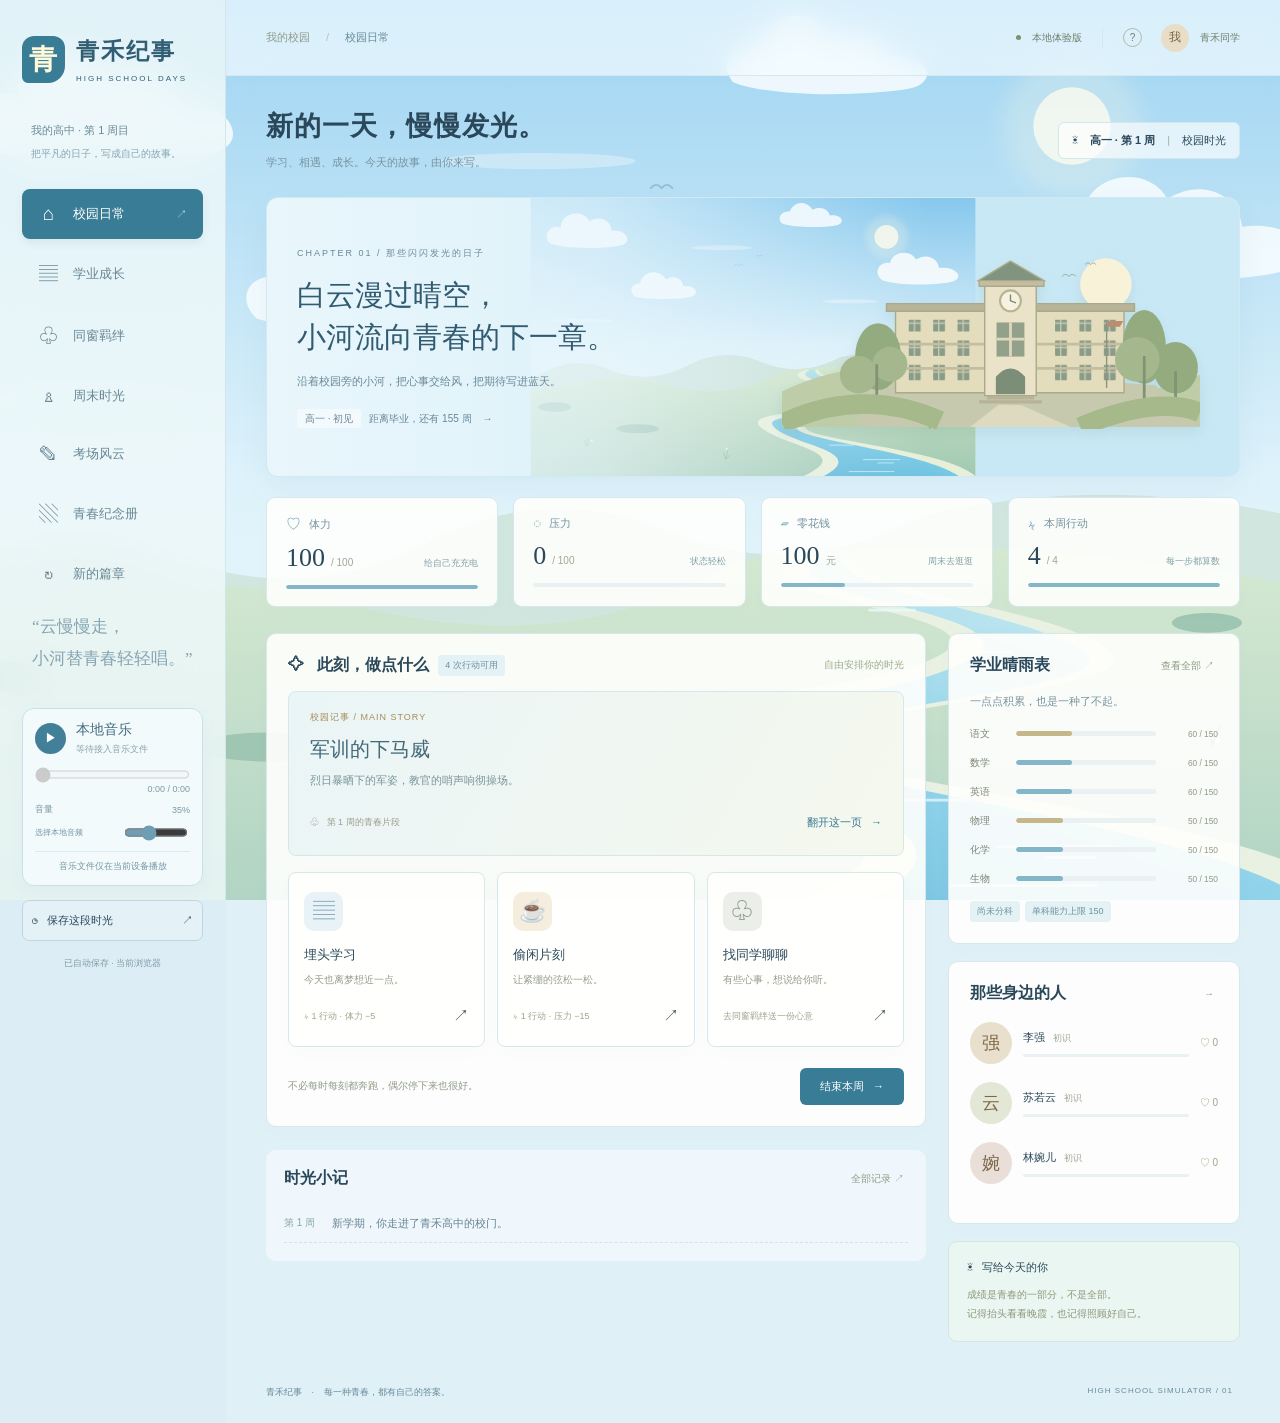
<file: docs/upstream/index.html>
<!doctype html>
<html lang="zh-CN">
<head><meta charset="UTF-8"><meta name="viewport" content="width=device-width,initial-scale=1"><meta name="theme-color" content="#87c8ed"><title>青禾纪事 · 高中模拟器</title><link rel="stylesheet" href="style.css"><link rel="stylesheet" href="sky-theme.css"></head>
<body>
<aside class="sidebar">
 <a class="brand" href="#home"><span class="brand-icon">青</span><span>青禾纪事<small>HIGH SCHOOL DAYS</small></span></a>
 <div class="semester">我的高中 · 第一周目<span>把平凡的日子，写成自己的故事。</span></div>
 <nav aria-label="主导航" id="nav"></nav>
 <div class="sidebar-bottom"><div class="quote">“云慢慢走，<br>小河替青春轻轻唱。”</div><section class="music-player" aria-label="背景音乐"><div class="music-top"><button class="music-play" id="music-toggle" aria-label="选择并播放背景音乐" aria-pressed="false">▶</button><div class="music-meta"><b>本地音乐</b><small id="music-status" role="status">请选择本地音频</small></div></div><div class="music-progress"><input id="music-seek" type="range" min="0" max="1000" value="0" disabled aria-label="歌曲播放进度"><span id="music-time">0:00 / 0:00</span></div><div class="music-volume-row"><button id="music-mute" aria-label="切换静音" aria-pressed="false">音量</button><span id="music-volume-value">35%</span></div><div class="music-bottom"><button class="music-file" id="music-select">选择本地音频</button><input id="music-volume" type="range" min="0" max="100" value="35" aria-label="背景音乐音量"></div><div class="music-official">音乐文件仅在当前设备播放</div><input id="music-input" type="file" accept="audio/*,.mp3,.m4a,.ogg,.wav" hidden><audio id="bgm" loop preload="metadata"></audio></section><button class="save-button" id="save">◷ &nbsp; 保存这段时光 <span>↗</span></button><p id="save-status">浏览器本地存档 · 自动保存</p></div>
</aside>
<div class="shell"><header><div class="breadcrumb">我的校园 <span>/</span> <b id="crumb">校园日常</b></div><div class="header-right"><span class="demo-dot"></span> 本地体验版 <span class="divider"></span><button id="help" aria-label="查看玩法说明">?</button><span class="avatar small">我</span><span>青禾同学</span></div></header>
<main id="main"></main><footer>青禾纪事 <span>·</span> 每一种青春，都有自己的答案。<span class="footer-right">HIGH SCHOOL SIMULATOR / 01</span></footer></div>
<dialog id="dialog"><div id="dialog-content"></div><button class="dialog-close" id="close-dialog" aria-label="关闭弹窗">×</button></dialog><div id="toast" role="status" aria-live="polite"></div>
<script src="app.js"></script>
<script src="music-config.js"></script>
<script src="music.js"></script>
</body></html>
</file>
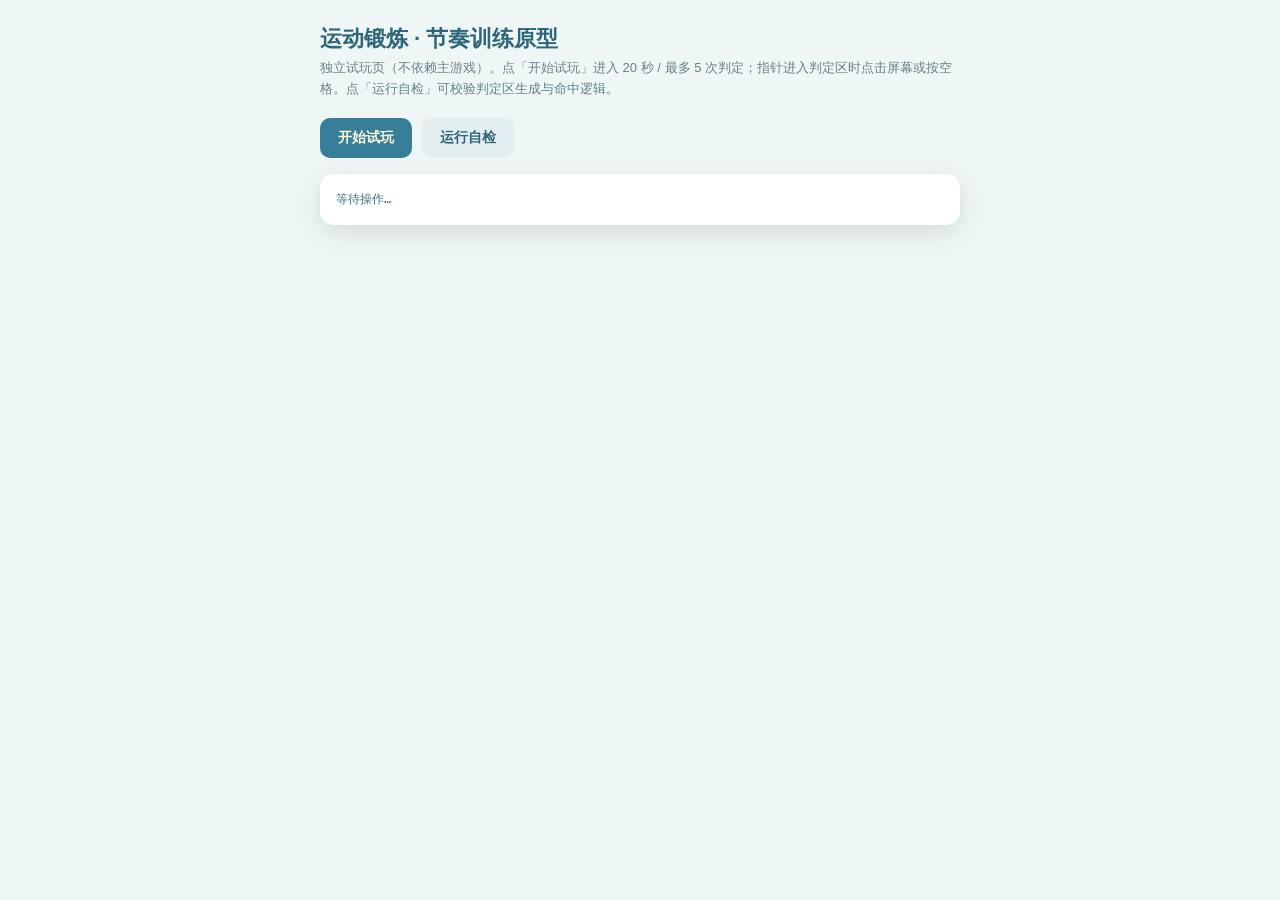
<file: docs/exercise-demo.html>
<!doctype html>
<html lang="zh-CN">
<head>
  <meta charset="UTF-8">
  <meta name="viewport" content="width=device-width,initial-scale=1">
  <title>运动锻炼小游戏 · 原型试玩</title>
  <link rel="stylesheet" href="game.css">
  <link rel="stylesheet" href="exercise-minigame.css?v=3">
  <style>
    body{font-family:-apple-system,BlinkMacSystemFont,"Segoe UI","PingFang SC","Microsoft YaHei",sans-serif;background:#eef7f5;margin:0;padding:24px;color:#2f6679}
    .wrap{max-width:640px;margin:0 auto}
    h1{font-size:22px;margin:0 0 4px}
    .sub{color:#64818b;font-size:13px;margin:0 0 18px;line-height:1.6}
    .bar{display:flex;gap:10px;flex-wrap:wrap;margin-bottom:16px}
    button{font-family:inherit;border:0;border-radius:10px;padding:11px 18px;font-size:14px;font-weight:600;cursor:pointer}
    .b-primary{background:#377f98;color:#fff8dc}
    .b-ghost{background:#e3eef0;color:#2f6679}
    .panel{background:#fff;border-radius:14px;padding:16px;box-shadow:0 8px 24px rgba(20,50,60,.12)}
    pre{white-space:pre-wrap;word-break:break-word;font-size:12px;line-height:1.6;color:#3c7280;margin:0}
    .ok{color:#4f7d59}.bad{color:#b5523f}
  </style>
</head>
<body>
  <div class="wrap">
    <h1>运动锻炼 · 节奏训练原型</h1>
    <p class="sub">独立试玩页（不依赖主游戏）。点「开始试玩」进入 20 秒 / 最多 5 次判定；指针进入判定区时点击屏幕或按空格。点「运行自检」可校验判定区生成与命中逻辑。</p>
    <div class="bar">
      <button class="b-primary" id="play">开始试玩</button>
      <button class="b-ghost" id="selftest">运行自检</button>
    </div>
    <div class="panel"><pre id="out">等待操作…</pre></div>
  </div>

  <script src="exercise-minigame.js?v=8"></script>
  <script>
    const out = document.getElementById("out");
    document.getElementById("play").addEventListener("click", function () {
      out.textContent = "已进入小游戏，去点吧～";
      window.ExerciseMinigame.start(function (result) {
        out.textContent = "结算结果：\n" + JSON.stringify(result, null, 2);
      });
    });
    document.getElementById("selftest").addEventListener("click", function () {
      const r = window.ExerciseMinigame.runSelfTest();
      const head = "自检：通过 " + r.passed + " / 失败 " + r.failed + "\n\n";
      out.innerHTML = head + r.cases.map(function (c) {
        return c.startsWith("PASS") ? '<span class="ok">' + c + "</span>" : '<span class="bad">' + c + "</span>";
      }).join("\n");
    });
  </script>
</body>
</html>
</file>
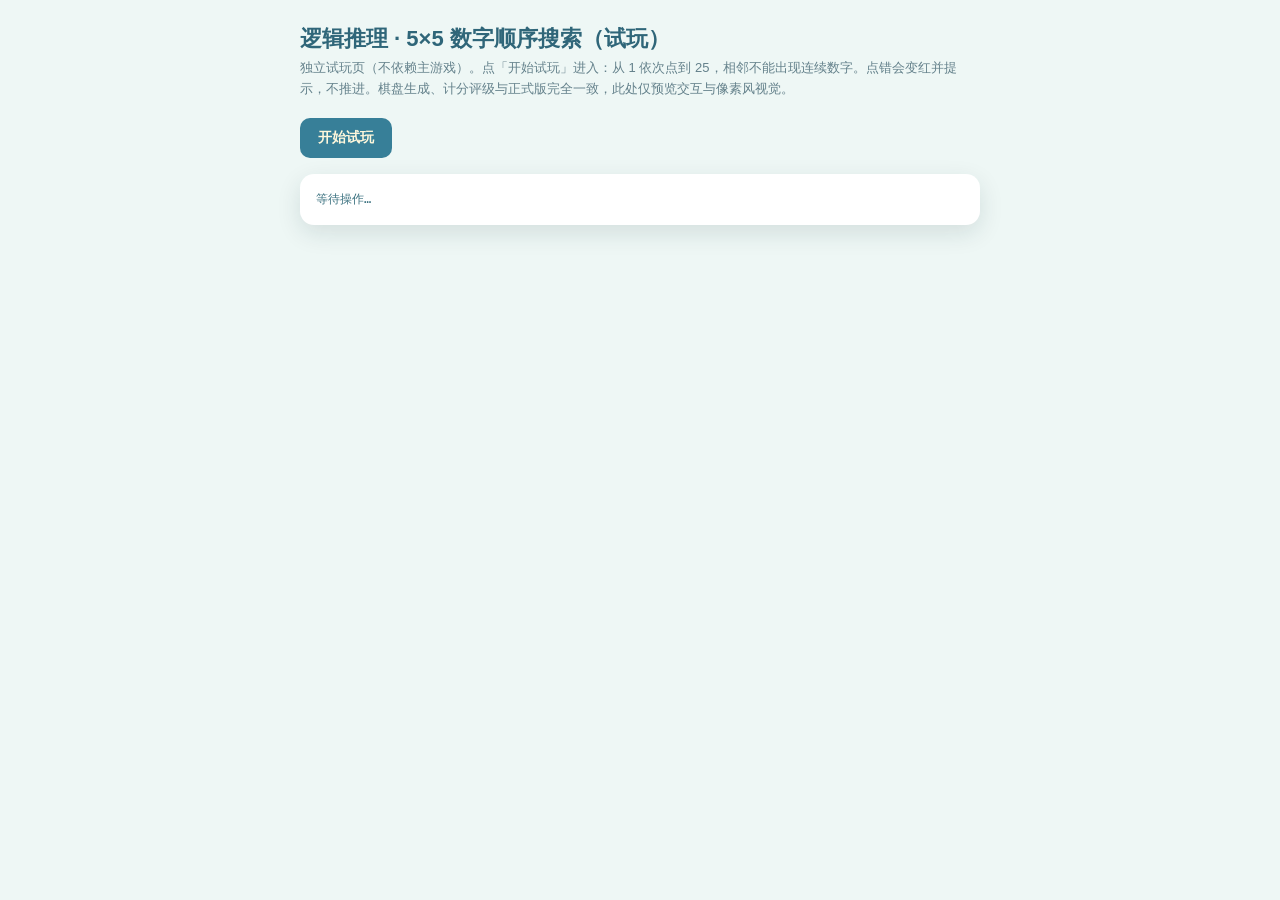
<file: docs/logic-reasoning-demo.html>
<!doctype html>
<html lang="zh-CN">
<head>
  <meta charset="UTF-8">
  <meta name="viewport" content="width=device-width,initial-scale=1">
  <title>逻辑推理小游戏 · 试玩</title>
  <link rel="stylesheet" href="game.css">
  <link rel="stylesheet" href="logic-reasoning-minigame.css">
  <style>
    body{font-family:-apple-system,BlinkMacSystemFont,"Segoe UI","PingFang SC","Microsoft YaHei",sans-serif;background:#eef7f5;margin:0;padding:24px;color:#2f6679}
    .wrap{max-width:680px;margin:0 auto}
    h1{font-size:22px;margin:0 0 4px}
    .sub{color:#64818b;font-size:13px;margin:0 0 18px;line-height:1.6}
    .bar{display:flex;gap:10px;flex-wrap:wrap;margin-bottom:16px}
    button{font-family:inherit;border:0;border-radius:10px;padding:11px 18px;font-size:14px;font-weight:600;cursor:pointer}
    .b-primary{background:#377f98;color:#fff8dc}
    .panel{background:#fff;border-radius:14px;padding:16px;box-shadow:0 8px 24px rgba(20,50,60,.12)}
    pre{white-space:pre-wrap;word-break:break-word;font-size:12px;line-height:1.6;color:#3c7280;margin:0}
  </style>
</head>
<body>
  <div class="wrap">
    <h1>逻辑推理 · 5×5 数字顺序搜索（试玩）</h1>
    <p class="sub">独立试玩页（不依赖主游戏）。点「开始试玩」进入：从 1 依次点到 25，相邻不能出现连续数字。点错会变红并提示，不推进。棋盘生成、计分评级与正式版完全一致，此处仅预览交互与像素风视觉。</p>
    <div class="bar">
      <button class="b-primary" id="play">开始试玩</button>
    </div>
    <div class="panel"><pre id="out">等待操作…</pre></div>
  </div>

  <script>
    /* stub：对齐 game.js 的弹窗接口，供 logic-reasoning-minigame.js 独立运行 */
    window.openModal = function (html, closable) {
      var old = document.getElementById("game-dialog");
      if (old && old.parentNode) old.parentNode.removeChild(old);
      var dlg = document.createElement("div");
      dlg.className = "game-dialog";
      dlg.id = "game-dialog";
      dlg.innerHTML = '<div class="dialog-card">' + html + "</div>";
      document.body.appendChild(dlg);
    };
    window.closeModal = function () {
      var d = document.getElementById("game-dialog");
      if (d && d.parentNode) d.parentNode.removeChild(d);
    };
  </script>
  <script src="logic-reasoning-minigame.js?v=1"></script>
  <script>
    const out = document.getElementById("out");
    document.getElementById("play").addEventListener("click", function () {
      out.textContent = "已进入逻辑推理，从 1 开始依次点击～";
      window.LogicReasoningMinigame.start("数学", function (result) {
        out.textContent = "结算结果：用时 " + result.seconds + "s · 失误 " + result.mistakes +
          " · 综合 " + result.score + " 分 · 评级 " + result.rating;
        return {subject:0.5, subjectLabel:"数学", insight:0.1, mindset:0.1, energy:-6, stress:-1, mood:6, rating:result.rating, score:result.score, seconds:result.seconds, mistakes:result.mistakes};
      }, function () {
        out.textContent += "\n（已关闭试玩弹窗）";
      });
    });
  </script>
</body>
</html>
</file>
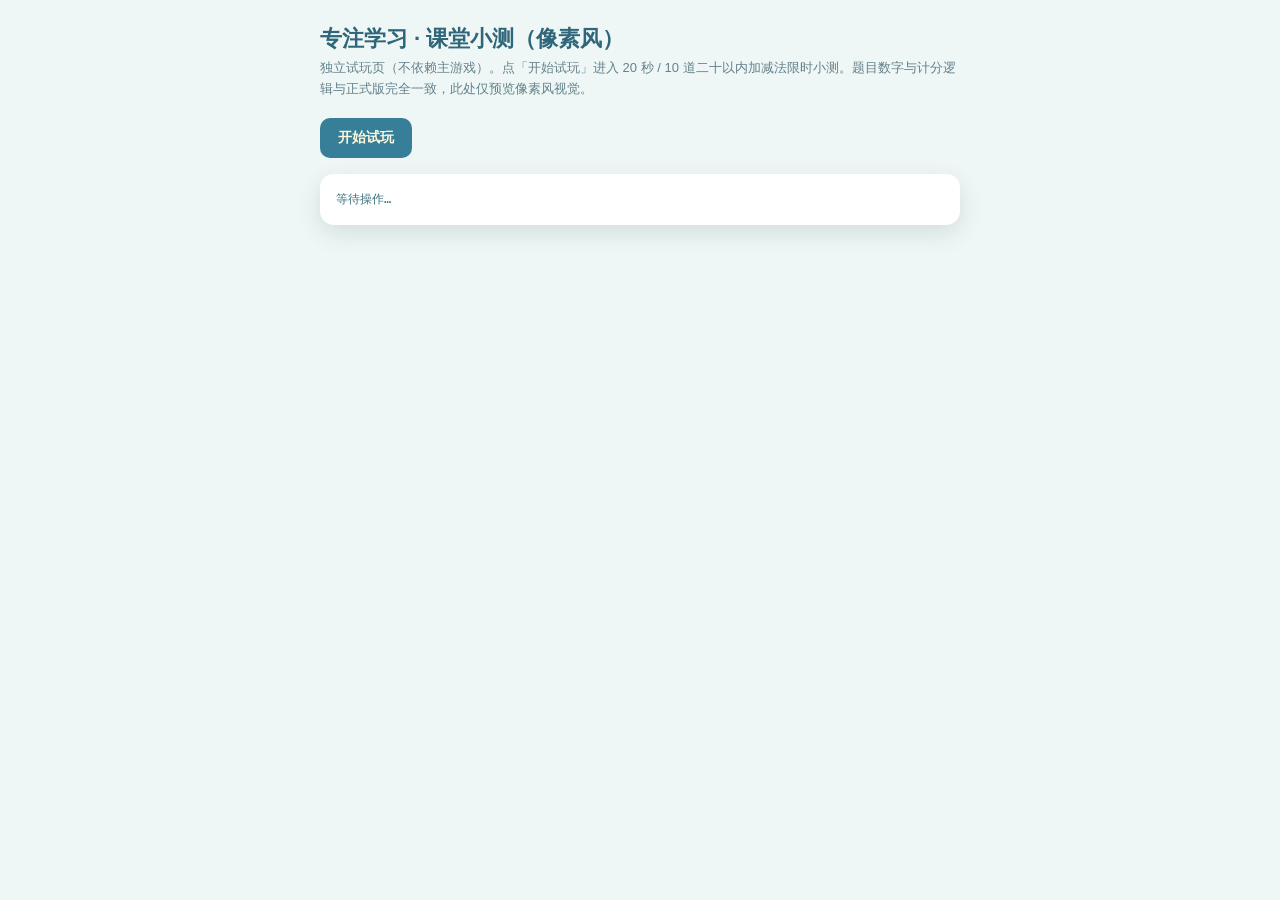
<file: docs/study-demo.html>
<!doctype html>
<html lang="zh-CN">
<head>
  <meta charset="UTF-8">
  <meta name="viewport" content="width=device-width,initial-scale=1">
  <title>专注学习小游戏 · 课堂小测试玩</title>
  <link rel="stylesheet" href="game.css">
  <style>
    body{font-family:-apple-system,BlinkMacSystemFont,"Segoe UI","PingFang SC","Microsoft YaHei",sans-serif;background:#eef7f5;margin:0;padding:24px;color:#2f6679}
    .wrap{max-width:640px;margin:0 auto}
    h1{font-size:22px;margin:0 0 4px}
    .sub{color:#64818b;font-size:13px;margin:0 0 18px;line-height:1.6}
    .bar{display:flex;gap:10px;flex-wrap:wrap;margin-bottom:16px}
    button{font-family:inherit;border:0;border-radius:10px;padding:11px 18px;font-size:14px;font-weight:600;cursor:pointer}
    .b-primary{background:#377f98;color:#fff8dc}
    .panel{background:#fff;border-radius:14px;padding:16px;box-shadow:0 8px 24px rgba(20,50,60,.12)}
    pre{white-space:pre-wrap;word-break:break-word;font-size:12px;line-height:1.6;color:#3c7280;margin:0}
  </style>
</head>
<body>
  <div class="wrap">
    <h1>专注学习 · 课堂小测（像素风）</h1>
    <p class="sub">独立试玩页（不依赖主游戏）。点「开始试玩」进入 20 秒 / 10 道二十以内加减法限时小测。题目数字与计分逻辑与正式版完全一致，此处仅预览像素风视觉。</p>
    <div class="bar">
      <button class="b-primary" id="play">开始试玩</button>
    </div>
    <div class="panel"><pre id="out">等待操作…</pre></div>
  </div>

  <script>
    /* stub：对齐 game.js 的弹窗接口，供 study-minigame.js 独立运行 */
    window.openModal = function (html) {
      var old = document.getElementById("game-dialog");
      if (old && old.parentNode) old.parentNode.removeChild(old);
      var dlg = document.createElement("div");
      dlg.className = "game-dialog";
      dlg.id = "game-dialog";
      dlg.innerHTML = '<div class="dialog-card">' + html + "</div>";
      document.body.appendChild(dlg);
    };
    window.closeModal = function () {
      var d = document.getElementById("game-dialog");
      if (d && d.parentNode) d.parentNode.removeChild(d);
    };
  </script>
  <script src="study-minigame.js?v=2"></script>
  <script>
    const out = document.getElementById("out");
    document.getElementById("play").addEventListener("click", function () {
      out.textContent = "已进入小测，加油～";
      window.StudyMinigame.start("数学", function (correct, total) {
        out.textContent = "结算结果：答对 " + correct + " / " + total + " 题";
      });
    });
  </script>
</body>
</html>
</file>
<file: docs/upstream/style.css>
:root{--ink:#293c33;--muted:#8a9189;--green:#285443;--lime:#dbe8b5;--paper:#f6f7f1;--line:#e5e8de;--orange:#c99051}*{box-sizing:border-box}body{margin:0;background:var(--paper);color:var(--ink);font-family:"Microsoft YaHei","PingFang SC",sans-serif;font-size:13px}button,a,input,select{font:inherit}button,a{ -webkit-tap-highlight-color:transparent}button{cursor:pointer}button:disabled{cursor:not-allowed;opacity:.45}a{text-decoration:none;color:inherit}button:focus-visible,a:focus-visible,select:focus-visible{outline:3px solid #b0bd78;outline-offset:4px}button{color:inherit}.sidebar{position:fixed;inset:0 auto 0 0;width:226px;background:#eff1e8;border-right:1px solid #e0e5d7;padding:36px 22px;display:flex;flex-direction:column;z-index:3}.brand{display:flex;align-items:center;gap:11px;font-size:23px;font-weight:700;letter-spacing:2px}.brand-icon{display:grid;place-items:center;width:43px;height:47px;background:var(--green);color:#fff9db;border-radius:12px 12px 17px 6px;font-family:serif;font-size:28px}.brand small{display:block;font-size:8px;letter-spacing:2px;font-weight:400;margin-top:7px}.semester{font-size:11px;margin:40px 9px 28px;color:#5d7060}.semester span{display:block;font-size:10px;color:#969d8f;margin-top:9px;white-space:nowrap}nav{display:grid;gap:8px}nav a{padding:14px 16px;border-radius:8px;display:flex;gap:14px;align-items:center;color:#6e7c6f}nav a.active{background:var(--green);color:white;box-shadow:0 4px 8px #28544315}nav a:hover:not(.active){background:#e4e9dc}.icon{font-size:19px;width:21px;text-align:center;font-weight:400}.nav-end{margin-left:auto;font-size:11px;opacity:.7}.sidebar-bottom{margin-top:auto}.quote{font-family:serif;font-size:17px;line-height:1.9;color:#98a28f;padding:25px 10px}.save-button{background:transparent;border:1px solid #ced6c6;border-radius:7px;width:100%;padding:12px 9px;text-align:left;font-size:11px}.save-button span{float:right}.sidebar-bottom p{font-size:9px;color:#98a08e;text-align:center;margin-top:14px}.shell{margin-left:226px}header{height:76px;border-bottom:1px solid var(--line);display:flex;align-items:center;justify-content:space-between;padding:0 40px;background:#fafbf6}.breadcrumb{color:#929b8e;font-size:11px}.breadcrumb span{margin:0 13px;color:#bbc1b6}.breadcrumb b{font-weight:400;color:#53614e}.header-right{display:flex;align-items:center;gap:11px;font-size:10px;color:#71806d}.demo-dot{height:5px;width:5px;background:#789563;border-radius:50%}.divider{height:20px;width:1px;background:var(--line);margin:0 9px}#help{background:none;border:1px solid #b0b8a8;border-radius:50%;width:19px;height:19px;font-size:10px;padding:0}.avatar{display:grid;place-items:center;border-radius:50%;width:42px;height:42px;background:#e8ddc7;color:#7c674a;font-family:serif;font-size:18px}.avatar.small{width:28px;height:28px;font-size:12px;margin-left:8px}main{max-width:1460px;margin:0 auto;padding:32px 40px 20px}.page-heading{display:flex;align-items:center;justify-content:space-between;margin-bottom:24px}h1{font-size:27px;font-weight:600;letter-spacing:1px;margin:0 0 9px}p{line-height:1.8}.sub{color:var(--muted);font-size:11px;margin:0}.date-pill{display:flex;gap:12px;align-items:center;border:1px solid #e0e4d8;border-radius:6px;padding:10px 13px;background:#fbfcf7;font-size:11px}.date-pill span{color:#a6ad9b}.hero{height:238px;border-radius:12px;background:#e8eddd;position:relative;overflow:hidden;border:1px solid #e2e8d9;display:flex;align-items:center}.hero-copy{padding:30px;z-index:1;position:relative;width:57%}.eyebrow{font-size:9px;letter-spacing:2px;color:#72816a}.hero h2{font-family:"STSong","SimSun",serif;font-size:32px;font-weight:500;line-height:1.45;margin:14px 0}.hero p{color:#7d896f;font-size:11px;margin:0}.chapter{display:inline-block;margin-top:20px;font-size:10px;color:#54644c}.chapter span{padding:4px 8px;background:#f6f7ed;border-radius:3px;margin-right:8px}.hero svg{position:absolute;right:0;bottom:0;width:56%;height:100%}.stats{display:grid;grid-template-columns:repeat(4,1fr);gap:15px;margin:20px 0 26px}.stat{border:1px solid var(--line);background:#fffefa;border-radius:9px;padding:17px 19px;position:relative}.stat-top{display:flex;align-items:center;gap:8px;color:#7e877b;font-size:11px}.stat-top i{font-style:normal;font-size:15px;color:#8aa17c}.stat strong{font-size:26px;font-family:Georgia,serif;font-weight:400;display:inline-block;margin-top:9px}.stat small{font-size:10px;color:#a0a694;margin-left:6px}.stat .hint{float:right;margin-top:23px;font-size:9px;color:#92a080}.bar{height:4px;background:#edf0e5;border-radius:8px;overflow:hidden}.bar i{display:block;height:100%;background:#94ac75;border-radius:8px}.stat .bar{margin-top:12px}.grid{display:grid;grid-template-columns:minmax(0,1fr) 292px;gap:22px}.section-title{display:flex;justify-content:space-between;align-items:center;margin:0 0 15px}.section-title h2{font-size:16px;font-weight:600;margin:0;display:flex;gap:9px;align-items:center}.section-title .link{font-size:10px;color:#919b85;background:none;border:0;padding:4px}.tag{font-size:9px;padding:4px 7px;background:#e9eddc;border-radius:4px;color:#798a65;font-weight:400}.panel{border:1px solid var(--line);border-radius:10px;padding:21px;background:#fffefa}.event{background:#f1f0e5;border:1px solid #e5e3d2;border-radius:8px;padding:19px 21px;position:relative}.event-label{color:#a78c57;font-size:9px;letter-spacing:1px}.event h3{font-family:serif;font-size:20px;font-weight:500;margin:12px 0 8px}.event p{font-size:11px;color:#8b8d7d;margin:0;max-width:88%}.event-bottom{margin-top:18px;display:flex;justify-content:space-between;align-items:center;color:#9c9d8d;font-size:9px}.text-btn{background:none;border:none;color:var(--green);font-size:11px;padding:6px 0}.actions{display:grid;grid-template-columns:repeat(3,1fr);gap:12px;margin-top:16px}.action{background:#fffefa;border:1px solid var(--line);border-radius:8px;padding:19px 15px;text-align:left;transition:transform .15s,border-color .15s}.action:hover{transform:translateY(-3px);border-color:#a5b58d}.action-icon{font-size:22px;display:grid;place-items:center;width:39px;height:39px;border-radius:10px;background:#eef1e4;margin-bottom:15px;color:#7d9467}.action:nth-child(2) .action-icon{background:#f5eddd;color:#be9964}.action:nth-child(3) .action-icon{background:#eceee9;color:#8b9b8b}.action h3{font-size:13px;margin:0 0 7px;font-weight:500}.action p{font-size:10px;color:#949b8c;margin:0 0 17px}.action-bottom{font-size:9px;color:#9ba48d;display:flex;justify-content:space-between;align-items:center}.action-bottom span:last-child{color:#405e46;font-size:16px}.day-end{display:flex;justify-content:space-between;align-items:center;padding-top:21px}.day-end p{font-size:10px;color:#939c89;margin:0}.primary{border:0;border-radius:6px;padding:11px 20px;color:#fff;background:var(--green);font-size:11px}.primary:hover{background:#396a53}.secondary{border:1px solid #d7dfce;border-radius:6px;padding:10px 16px;background:#f7f9f2;font-size:11px}.subjects{margin-top:24px}.subject-row{display:grid;grid-template-columns:34px 1fr 50px;gap:12px;align-items:center;font-size:10px;margin:15px 0;color:#7d8876}.subject-row .bar{height:5px}.subject-row:nth-child(3n) .bar i{background:#c6b78b}.subject-row small{text-align:right;color:#8e9984}.track{display:flex;gap:5px;flex-wrap:wrap;margin-top:13px}.track button{border:1px solid #e2e7d8;background:#f6f7ef;border-radius:4px;padding:5px 8px;font-size:9px}.track button.selected{background:#e5ecd7;border-color:#b1bf97}.friend-row{display:flex;align-items:center;gap:11px;margin:18px 0}.friend-row .avatar{flex:none}.friend-info{flex:1}.friend-info strong{font-size:11px;font-weight:500}.friend-info small{color:#a1a493;font-size:9px;margin-left:8px}.friend-info .bar{margin-top:9px;height:3px}.bond{font-size:10px;color:#9caa84}.note{border-radius:9px;background:#eeefdf;border:1px solid #e5e7d3;padding:18px;margin-top:17px}.note h3{font-size:11px;font-weight:500;margin:0 0 10px}.note p{font-size:10px;color:#8e977d;margin:0;line-height:1.9}.journal{margin-top:23px}.journal-entry{display:flex;gap:17px;font-size:11px;line-height:1.8;padding:9px 0;border-bottom:1px dashed #e5e7db}.journal-entry time{color:#a5ac9a;white-space:nowrap;font-size:10px}.journal-entry span{color:#7c8972}footer{padding:24px 40px;font-size:9px;color:#a5ad99}footer>span{margin:0 7px}.footer-right{float:right;font-size:8px;letter-spacing:1px}dialog{border:1px solid #dde3d4;border-radius:15px;padding:32px;width:480px;max-width:calc(100% - 32px);background:#fafbf5;color:var(--ink);box-shadow:0 30px 100px #19312333}dialog::backdrop{background:#17322566;backdrop-filter:blur(3px)}dialog h2{margin:0 0 16px;font-size:22px;font-family:serif}dialog p{color:#849079;font-size:12px}.dialog-close{position:absolute;top:10px;right:13px;border:0;background:none;font-size:24px;color:#8a977e}.choices{display:grid;gap:9px;margin:18px 0}.choices button{text-align:left;background:#f1f4e9;border:1px solid #dde4d2;border-radius:7px;padding:14px}.choices button small{float:right;color:#859573}.cards{display:grid;grid-template-columns:repeat(3,1fr);gap:18px}.feature-card{background:#fffefa;border:1px solid var(--line);border-radius:10px;padding:24px}.feature-card h3{font-size:17px;margin:15px 0 9px}.feature-card p{font-size:11px;color:#8d9683}.feature-card .primary{margin-top:12px}.feature-card .avatar{width:56px;height:56px;font-size:24px}.big-icon{font-family:serif;font-size:40px;color:#849b6f;margin-bottom:25px}.wide{margin-top:22px}.field{display:block;margin:20px 0;font-size:12px}.field select{display:block;background:#f4f6ee;border:1px solid #dce3d1;padding:12px;border-radius:6px;width:100%;margin-top:10px;color:#59704e}.result{background:#edf1df;padding:24px;border-radius:8px;margin:20px 0}.result strong{font-family:Georgia,serif;font-size:44px;color:#53733d}.letter{font-family:serif;font-size:18px;line-height:2.4;white-space:pre-wrap;min-height:200px;padding:25px;background:repeating-linear-gradient(#faf7ed 0,#faf7ed 42px,#e8e6da 43px);border-radius:9px}.achievement{opacity:.65}.achievement.earned{opacity:1;border-color:#aebf89;background:#f0f4e5}.status-badge{font-size:10px;color:#9caa88}.perk{display:flex;gap:10px;align-items:center;margin:16px 0;padding:14px;background:#f0f3e8;border-radius:6px}.perk input{accent-color:var(--green)}.perk span{flex:1}.perk small{color:#879a6d}#toast{position:fixed;bottom:28px;left:calc(50% + 113px);transform:translateX(-50%) translateY(100px);opacity:0;background:#294b3f;color:#fff;padding:14px 24px;border-radius:9px;z-index:20;box-shadow:0 8px 30px #294b3f25;transition:.25s;font-size:12px;max-width:90vw}#toast.show{transform:translateX(-50%) translateY(0);opacity:1}.page-intro{margin-bottom:24px;color:#8c9680;font-size:12px}.timeline{border-left:1px solid #d8dfcc;margin-left:8px;padding-left:24px}.timeline article{position:relative;margin:0 0 25px}.timeline article:before{content:"";position:absolute;left:-29px;top:5px;width:9px;height:9px;background:#b0c094;border:2px solid #f6f7f1;border-radius:50%}.timeline h3{font-size:13px;margin:5px 0}.timeline p,.timeline small{font-size:11px;color:#8d9980}@media(min-width:1500px){main{padding-top:40px}.hero{height:270px}.grid{grid-template-columns:1fr 330px}.hero h2{font-size:38px}.action{padding:24px}.sidebar{width:246px}.shell{margin-left:246px}}@media(max-width:1150px){.sidebar{width:190px;padding:28px 16px}.brand{font-size:20px}.brand-icon{width:36px}.shell{margin-left:190px}main{padding:26px}.grid{grid-template-columns:minmax(0,1fr) 245px;gap:16px}.hero h2{font-size:28px}.hero-copy{padding:23px}.action{padding:14px 10px}.stat{padding:14px}.stat .hint{display:none}header{padding:0 26px}.cards{grid-template-columns:repeat(2,1fr)}}@media(max-width:900px){.grid{grid-template-columns:1fr}.right-column{display:grid;grid-template-columns:1fr 1fr;gap:16px}.right-column .note{margin:0}.right-column>.panel{grid-row:span 2}.hero-copy{width:65%}.hero svg{opacity:.7;width:60%}.date-pill{font-size:10px}.stats{gap:9px}.stat strong{font-size:24px}.header-right>span:last-child{display:none}}@media(max-width:620px){.sidebar{position:sticky;top:0;width:100%;height:auto;padding:12px 16px 0;border-right:0;border-bottom:1px solid var(--line);background:#eff1e8f5;backdrop-filter:blur(12px)}.brand{font-size:18px;gap:8px}.brand-icon{height:30px;width:29px;font-size:20px;border-radius:8px}.brand small{display:inline;font-size:7px;margin-left:10px;letter-spacing:1px}.semester,.sidebar-bottom{display:none}nav{display:flex;overflow-x:auto;gap:4px;padding:11px 0 9px}nav a{flex:none;padding:8px 10px;font-size:11px;gap:5px}.icon{font-size:14px;width:17px}.nav-end{display:none}.shell{margin-left:0}header{height:48px;padding:0 18px}.header-right{font-size:9px;gap:7px}.divider{margin:0 4px}main{padding:23px 18px 12px}.page-heading{align-items:flex-start;gap:6px}h1{font-size:23px}.date-pill{font-size:8px;padding:9px 7px;gap:5px;margin-top:4px}.sub{font-size:10px}.hero{height:235px}.hero-copy{padding:20px;width:83%}.hero h2{font-size:28px}.hero svg{width:75%;opacity:.4}.hero p{font-size:10px}.eyebrow{font-size:8px}.stats{grid-template-columns:repeat(2,1fr);gap:10px;margin-bottom:23px}.stat{padding:13px 15px}.stat .hint{display:block;margin-top:20px}.stat strong{font-size:25px}.grid{gap:22px}.panel{padding:17px}.actions{gap:8px}.action{padding:14px 9px}.action h3{font-size:12px}.action p{font-size:9px}.action-bottom{font-size:8px}.right-column{grid-template-columns:1fr}.right-column>.panel{grid-row:auto}.cards{grid-template-columns:1fr}.day-end{gap:10px}.day-end p{font-size:9px}.primary{padding:11px 14px;white-space:nowrap}footer{padding:24px 18px}.footer-right{display:none}#toast{left:50%;width:max-content;max-width:90vw}.event{padding:17px}.event p{max-width:100%}.event-bottom{font-size:8px}.page-intro{line-height:1.8}}

@media(min-width:901px){.right-column{display:flex;flex-direction:column;gap:17px}.right-column .note{margin-top:0}}
</file>
<file: docs/upstream/sky-theme.css>
/* 蓝天、流云与河流：共享景色让全站保持连续。 */
:root{--ink:#2a485a;--muted:#7892a0;--green:#367893;--paper:#e7f3f8;--line:#d5e6ec}
body{background:#dcedf5 url('sky-river.svg') center center / cover fixed no-repeat}
.sidebar{background:rgba(238,248,250,.87);border-color:#d4e6ec;backdrop-filter:blur(18px)}
.shell{min-height:100vh;background:rgba(237,248,253,.22)}
header{background:rgba(245,252,255,.68);backdrop-filter:blur(16px);border-color:#d8e9ee}
.brand-icon,nav a.active,.primary{background:#397c96}.primary:hover{background:#286882}
nav a{color:#698795}nav a:hover:not(.active){background:#deeff5}.brand{color:#325e73}
.semester,.breadcrumb b{color:#698a98}.semester span,.quote{color:#86a4b2}
.save-button{border-color:#bdd6e0;background:#ffffff3d}.sidebar-bottom p{color:#829aa7}
.date-pill{background:#ffffffa8;border-color:#d3e7ef}.hero{height:280px;background:#c9e8f5 url('sky-river.svg') center 58% / cover;border-color:#d2e8f2;box-shadow:0 12px 30px #477e9410}
.hero:before{content:"";position:absolute;inset:0;background:linear-gradient(90deg,#eaf7fcf5 0%,#eaf7fcaa 34%,transparent 68%)}
.hero{background-size:100% 100%}.hero-copy{width:65%}.hero h2{color:#315b70;font-size:29px}.hero p,.eyebrow,.chapter{color:#698899}
.hero>svg{width:43%;height:69%;right:4%;bottom:17%;filter:drop-shadow(0 5px 6px #527c7620)}
.hero .chapter>span:first-child{background:#f9fdffad}.panel,.feature-card,.stat,.action{background:rgba(255,255,253,.9);border-color:#d7e7eb;box-shadow:0 5px 20px #41667704}
.stat-top,.sub,.page-intro{color:#7893a0}.stat-top i{color:#71a3b8}.stat .hint{color:#83a0a5}
.bar{background:#e9f1f3}.bar i{background:#84b6c9}.event{background:linear-gradient(120deg,#eaf5f7,#f5f8ed);border-color:#d6e7e8}.event h3{color:#446a78}.event p{color:#7a9499}
.note{background:#edf7f0d9;border-color:#d5e7db}.tag{background:#e4f1f5;color:#6a939f}.action-icon{background:#e8f2f7;color:#79a4b7}.action:hover{border-color:#93bbcf}
.journal{background:#f8fcff9e;padding:18px;border-radius:10px}.journal-entry{border-color:#d2e3e9}.journal-entry span{color:#658492}.journal-entry time{color:#8aa4b0}
footer{color:#668b9b}.music-player{margin:20px 0 14px;padding:12px;border:1px solid #c9e0e9;border-radius:12px;background:#f9fdffa8;box-shadow:0 4px 20px #4083a208}
.music-top{display:flex;gap:10px;align-items:center}.music-play{border:0;border-radius:50%;width:31px;height:31px;flex-shrink:0;background:#427f98;color:white;font-size:12px}.music-meta{min-width:0}.music-meta b{display:block;font-family:Georgia,serif;font-size:15px;font-weight:400;color:#426c80}.music-meta small{display:block;color:#88a1ad;font-size:9px;margin-top:4px;line-height:1.5}.music-bottom{display:flex;align-items:center;justify-content:space-between;margin-top:11px;gap:8px}.music-bottom input{width:66px;accent-color:#6f9db3;height:15px}.music-file{font-size:9px;color:#7397a9;background:none;border:0;padding:4px 0}.music-file:hover{color:#376e86}.music-player.is-playing .music-play{box-shadow:0 0 0 5px #80b4cb24}.music-player.is-playing .music-meta b{color:#297891}
@media(min-width:1500px){.hero{height:300px}}
@media(max-width:900px){.hero-copy{width:75%}.hero>svg{width:47%;height:64%;opacity:.8}.hero:before{background:linear-gradient(90deg,#ecf8fcf5,#ecf8fc70 55%,transparent)}}
@media(max-width:620px){body{background-position:64% center}.sidebar{background:#eff9fcf0}.hero{height:255px;background-position:64% 63%}.hero-copy{width:100%;padding:20px}.hero h2{font-size:27px}.hero>svg{width:55%;height:56%;right:-1%;bottom:7%;opacity:.35}.hero p{max-width:85%}.hero:before{background:linear-gradient(90deg,#eff9fcf0,#eff9fc77 62%,transparent)}.sidebar-bottom{display:block;margin:0}.sidebar-bottom>.quote,.sidebar-bottom>.save-button,.sidebar-bottom>p{display:none}.music-player{position:fixed;bottom:12px;right:12px;width:177px;margin:0;padding:10px;background:#f3fbffed;backdrop-filter:blur(12px);box-shadow:0 6px 24px #356b8229}.music-bottom{margin-top:6px}.music-meta small{font-size:8px}.music-meta b{font-size:14px}.journal{padding:14px}footer{padding-bottom:110px}#toast{bottom:116px}}
@media(prefers-reduced-motion:reduce){*{scroll-behavior:auto!important;transition:none!important}}
.music-progress{margin-top:12px;display:grid;gap:3px}.music-progress input{width:100%;height:13px;margin:0;accent-color:#5e98b2}.music-progress span{font-size:9px;color:#7e9aa8;text-align:right;font-variant-numeric:tabular-nums}.music-volume-row{display:flex;justify-content:space-between;align-items:center;margin-top:6px;color:#7895a4;font-size:9px}.music-volume-row button{border:0;background:transparent;color:inherit;padding:3px 0;font-size:9px}.music-bottom{margin-top:4px}.music-bottom input{width:64px}.music-file{font-size:8px}.music-meta b{font-family:inherit;font-size:14px}.quote{padding-top:12px;padding-bottom:12px}@media(max-width:620px){.music-player{width:190px}.music-progress{margin-top:8px}.music-volume-row{margin-top:2px}footer{padding-bottom:180px}#toast{bottom:180px}}
.music-official{display:block;margin-top:9px;padding-top:8px;border-top:1px solid #dceaf0;color:#7595a4;font-size:9px;text-align:center}.music-official:hover{color:#367893}
</file>
<file: docs/game.css>
:root{
  --ink:#163a46;
  --muted:#688893;
  --blue:#3f8eac;
  --blue-deep:#26677f;
  --sky:#dff4fb;
  --green:#7fa96d;
  --green-deep:#4f7d59;
  --sun:#efbd62;
  --paper:#f8fbf7;
  --line:#d4e6e8;
  --shadow:0 22px 60px rgba(39,96,118,.15);
}

*{box-sizing:border-box}
html{scroll-behavior:smooth}
body{
  margin:0;
  min-width:320px;
  min-height:100vh;
  color:var(--ink);
  background:#eaf5f3;
  font-family:"Microsoft YaHei","PingFang SC","Noto Sans CJK SC",sans-serif;
  font-size:16px;
}
body.modal-open{overflow:hidden}
button,input,select{font:inherit}
button{cursor:pointer;color:inherit}
button:disabled{cursor:not-allowed;opacity:.48}
a{color:inherit;text-decoration:none}
button:focus-visible,input:focus-visible{outline:3px solid #78b3c5;outline-offset:3px}

.game-landing{
  min-height:100vh;
  position:relative;
  overflow:hidden;
  display:grid;
  grid-template-columns:minmax(0,1.15fr) minmax(360px,.72fr);
  gap:44px;
  align-items:center;
  padding:56px clamp(28px,6vw,96px);
  background:
    linear-gradient(90deg,rgba(240,250,252,.98) 0%,rgba(240,250,252,.86) 42%,rgba(240,250,252,.28) 72%,rgba(240,250,252,.5) 100%),
    url("sky-river.svg") center/cover no-repeat;
}
.game-landing:before{
  content:"";
  position:absolute;
  inset:auto -12% -26% auto;
  width:min(760px,72vw);
  height:min(410px,46vw);
  background:url("sky-river.svg") center bottom/contain no-repeat;
  opacity:.38;
  transform:scaleX(-1);
  pointer-events:none;
}
.landing-copy,.setup-panel{position:relative;z-index:1}
.landing-copy{max-width:720px}
.landing-mark{
  display:inline-flex;
  align-items:center;
  gap:12px;
  font-size:11px;
  letter-spacing:3px;
  color:#5d8492;
}
.landing-mark:before{content:"";width:38px;height:2px;background:var(--sun)}
.landing-copy h1{
  margin:22px 0 18px;
  font-family:"STSong","SimSun",serif;
  font-size:clamp(54px,7.6vw,96px);
  font-weight:600;
  letter-spacing:5px;
  line-height:1;
  color:#22677e;
  text-shadow:0 7px 24px rgba(255,255,255,.92);
}
.landing-copy h2{
  margin:0;
  font-family:"STSong","SimSun",serif;
  font-size:clamp(22px,2.6vw,36px);
  font-weight:500;
  color:#3e7181;
}
.landing-copy p{
  max-width:570px;
  margin:20px 0 0;
  line-height:2;
  color:#668492;
  font-size:17px;
  font-weight:600;
}
.landing-tags{display:flex;flex-wrap:wrap;gap:9px;margin-top:28px}
.landing-tags span{
  border:1px solid rgba(69,139,161,.22);
  background:rgba(255,255,255,.58);
  border-radius:999px;
  padding:8px 12px;
  color:#547f8d;
  font-size:11px;
}
.landing-brief{display:grid;grid-template-columns:repeat(4,minmax(0,1fr));gap:10px;max-width:650px;margin-top:22px}
.landing-brief div{
  border:1px solid rgba(161,199,207,.55);
  border-radius:11px;
  background:rgba(255,255,255,.52);
  padding:12px;
}
.landing-brief strong{display:block;font-family:Georgia,serif;font-size:22px;font-weight:400;color:#34778a}
.landing-brief span{display:block;margin-top:4px;color:#76929a;font-size:9px;line-height:1.5}

.setup-panel{
  width:100%;
  max-width:510px;
  justify-self:end;
  border:1px solid rgba(190,221,226,.92);
  border-radius:16px;
  background:rgba(251,254,252,.88);
  backdrop-filter:blur(22px);
  box-shadow:var(--shadow);
  padding:28px;
}
.setup-heading{display:flex;align-items:flex-start;justify-content:space-between;gap:18px;margin-bottom:22px}
.setup-heading h2{margin:0;font-family:"STSong","SimSun",serif;font-size:26px;font-weight:600}
.setup-heading p{margin:7px 0 0;color:var(--muted);font-size:11px}
.point-pill{
  flex:none;
  border-radius:999px;
  background:#eef6dc;
  color:#638052;
  padding:8px 11px;
  font-size:11px;
}
.field{display:block;margin-bottom:20px}
.field>span{display:block;margin-bottom:8px;font-size:11px;color:#65828d}
.field input{
  width:100%;
  border:1px solid #cde1e4;
  border-radius:9px;
  background:#fff;
  padding:13px 14px;
  color:var(--ink);
}
.stage-select{display:grid;grid-template-columns:repeat(2,1fr);gap:8px;margin-bottom:12px}
.stage-select button{border:1px solid #d6e7e8;background:#f7fbf9;border-radius:9px;padding:11px;text-align:left;color:#64818b}
.stage-select button:hover,.stage-select button.selected{border-color:#75aebd;background:#eaf6f6;color:#37788d}
.stage-select b{display:block;font-size:11px}.stage-select small{display:block;font-size:9px;margin-top:5px;color:#91a3a6}
.stage-description{font-size:10px;line-height:1.7;color:#83999d;margin:0 0 16px}
.track-select{display:grid;grid-template-columns:1fr 1fr 1fr;gap:7px;align-items:center;margin-bottom:17px}
.track-select span{font-size:10px;color:#688690}.track-select button{border:1px solid #d6e7e8;background:#f7fbf9;border-radius:8px;padding:8px;font-size:10px;color:#64818b}
.track-select button.selected{border-color:#75aebd;background:#eaf6f6;color:#37788d}
.preset-list{display:grid;grid-template-columns:repeat(4,1fr);gap:8px;margin-bottom:20px}
.preset-list button{
  border:1px solid #d6e7e8;
  background:#f7fbf9;
  border-radius:8px;
  padding:10px 4px;
  font-size:11px;
  color:#64818b;
}
.preset-list button:hover,.preset-list button.selected{border-color:#7db0be;background:#eaf6f6;color:#39778b}
.attribute-list{display:grid;gap:9px}
.attribute-row{
  display:grid;
  grid-template-columns:86px minmax(0,1fr) 38px 38px;
  gap:8px;
  align-items:center;
  padding:10px;
  border:1px solid #dce9e9;
  border-radius:9px;
  background:#fff;
}
.attribute-row span{font-size:11px;color:#587984}
.attribute-row strong{
  text-align:center;
  font-family:Georgia,serif;
  font-size:20px;
  font-weight:400;
  color:#39768a;
}
.attribute-row button{
  width:34px;
  height:34px;
  border:0;
  border-radius:8px;
  background:#edf5f3;
  color:#4f7e86;
  font-size:18px;
}
.attribute-row button:hover{background:#dcefee}
.start-game{
  width:100%;
  margin-top:22px;
  border:0;
  border-radius:10px;
  background:linear-gradient(120deg,#3f8eac,#639e73);
  color:#fff;
  padding:15px 18px;
  font-weight:700;
  letter-spacing:1px;
  box-shadow:0 12px 30px rgba(55,126,147,.22);
}
.resume-row{display:flex;justify-content:center;gap:12px;margin-top:13px;color:#78939b;font-size:10px}
.resume-row button{border:0;background:none;color:#4b8192;padding:3px}

.game-shell{min-height:100vh;background:#eef7f5}
.topbar{
  position:sticky;
  top:10px;
  z-index:20;
  display:block;
  width:min(760px,calc(100% - 28px));
  min-height:0;
  margin:10px auto 0;
  padding:9px 11px 10px;
  border:1px solid rgba(188,217,220,.9);
  border-radius:13px;
  background:rgba(249,253,252,.93);
  box-shadow:0 7px 22px rgba(43,100,117,.09);
  backdrop-filter:blur(16px);
}
.hud-brand-row{display:flex;align-items:center;justify-content:space-between;gap:10px}
.top-brand{display:flex;align-items:center;gap:8px;font-family:"STSong","SimSun",serif;font-size:16px;white-space:nowrap}
.top-brand i{display:grid;place-items:center;width:30px;height:31px;border-radius:9px 9px 11px 4px;background:#377f98;color:#fff8dc;font-style:normal;font-size:15px}
.top-player{display:flex;align-items:center;gap:7px;color:#688690;font-size:10px;min-width:0}
.top-player strong{color:#2f6679;font-size:10px;white-space:nowrap}
.player-avatar{display:grid;place-items:center;width:29px;height:29px;flex:none;border-radius:50%;background:#e6edd2;color:#607b4d;font-size:12px}
.top-actions{display:flex;gap:6px}
.ghost-button{
  border:1px solid #cde0e2;
  border-radius:8px;
  background:#fff;
  color:#5b7e88;
  padding:7px 9px;
  font-size:10px;
}
.ghost-button:hover{background:#f4faf9;border-color:#9fc4ca}
.hud-progress-row{display:grid;grid-template-columns:96px minmax(0,1fr);gap:12px;align-items:end;margin-top:7px}
.hud-days{display:grid;grid-template-columns:auto auto;align-items:baseline;justify-content:start;column-gap:4px}
.hud-days small{grid-column:1/-1;font-size:8px;letter-spacing:2px;color:#78939c}
.hud-days strong{font-family:Georgia,serif;font-size:36px;font-weight:400;line-height:.9;color:#286b82}
.hud-days span{font-size:10px;color:#6d8a93}
.hud-stage{display:flex;align-items:center;justify-content:space-between;gap:8px;color:#557986;font-size:9px;margin-bottom:5px}
.hud-stage span{color:#92a6aa}

.game-main{width:min(1200px,100%);margin:0 auto;padding:16px clamp(16px,3vw,34px) 50px}
.music-credit{width:min(1200px,100%);margin:0 auto;padding:0 clamp(16px,3vw,34px) 28px;color:#8ba0a4;font-size:9px;line-height:1.7;text-align:right}
.countdown{
  position:relative;
  overflow:hidden;
  border:1px solid rgba(146,195,204,.55);
  border-radius:16px;
  padding:26px 28px 30px;
  background:
    radial-gradient(circle at 85% 18%,rgba(255,240,190,.9) 0 7%,transparent 19%),
    linear-gradient(120deg,#e1f4fa 0%,#eff8e8 68%,#f8f4df 100%);
  box-shadow:0 17px 45px rgba(49,112,130,.11);
}
.countdown-top{display:flex;align-items:flex-end;justify-content:space-between;gap:22px;position:relative;z-index:1}
.countdown-label{font-size:11px;letter-spacing:3px;color:#668892}
.countdown strong{
  display:inline-block;
  margin:6px 8px 0 0;
  font-family:Georgia,serif;
  font-size:clamp(52px,8vw,82px);
  line-height:.92;
  font-weight:400;
  color:#266b82;
}
.countdown-unit{font-size:14px;color:#628391}
.countdown-stage{text-align:right;color:#63818c;font-size:11px;line-height:1.8}
.countdown-stage b{display:block;color:#3a7582;font-size:15px}
.progress-track{
  position:relative;
  height:9px;
  margin-top:0;
  border-radius:999px;
  background:rgba(255,255,255,.78);
  border:1px solid rgba(129,181,190,.35);
  overflow:visible;
}
.progress-track>i{
  display:block;
  height:100%;
  min-width:3px;
  border-radius:inherit;
  background:linear-gradient(90deg,#68b2c9,#85b27a 72%,#e2b65e);
}
.progress-now{
  position:absolute;
  top:-3px;
  width:2px;
  height:15px;
  border-radius:3px;
  background:#2f7087;
  box-shadow:0 0 0 4px rgba(255,255,255,.6);
}
.progress-markers{display:grid;grid-template-columns:repeat(4,1fr);margin-top:6px;color:#88a0a4;font-size:7px}
.progress-markers span:nth-child(2),.progress-markers span:nth-child(3){text-align:center}
.progress-markers span:last-child{text-align:right}

.dashboard{display:grid;grid-template-columns:minmax(0,1.45fr) minmax(280px,.72fr);gap:20px;margin-top:20px}
.dashboard-column{display:grid;gap:18px;align-content:start}
.game-panel{
  border:1px solid var(--line);
  border-radius:13px;
  background:rgba(255,255,252,.91);
  box-shadow:0 8px 28px rgba(43,100,117,.06);
  padding:21px;
}
.panel-heading{display:flex;align-items:center;justify-content:space-between;gap:14px;margin-bottom:16px}
.panel-heading h2{margin:0;font-size:16px;font-weight:700}
.panel-heading small{color:#849ca1;font-size:11px}
.text-button{border:0;background:none;color:#4f8290;padding:4px 0;font-size:10px}
.text-button:hover{color:#286b82}
.action-grid{display:grid;grid-template-columns:repeat(2,minmax(0,1fr));gap:11px}
.action-card{
  min-height:128px;
  border:1px solid #dbe8e8;
  border-radius:11px;
  background:#fff;
  padding:17px;
  text-align:left;
  transition:transform .15s,border-color .15s,box-shadow .15s;
}
.action-card:hover:not(:disabled){transform:translateY(-2px);border-color:#93bdc4;box-shadow:0 10px 24px rgba(49,110,126,.09)}
.action-card.has-image{position:relative;overflow:hidden;min-height:176px;background-image:var(--action-photo);background-size:cover;background-position:center;border-color:rgba(63,119,132,.28);color:#fff}
.action-card.has-image:before{content:"";position:absolute;inset:0;background:linear-gradient(180deg,rgba(18,57,70,.06) 0%,rgba(18,57,70,.30) 45%,rgba(18,57,70,.82) 100%);z-index:0}
.action-card.has-image>*{position:relative;z-index:1}
.action-card.has-image i{background:rgba(255,255,255,.9);color:#3f8093;box-shadow:0 4px 14px rgba(21,60,71,.16)}
.action-card.has-image h3{color:#fff;text-shadow:0 2px 10px rgba(13,45,55,.55)}
.action-card.has-image p{color:#eef8f6;text-shadow:0 1px 8px rgba(13,45,55,.72)}
.action-card.has-image:hover:not(:disabled){border-color:rgba(255,255,255,.8);box-shadow:0 14px 30px rgba(30,83,99,.2)}
.action-card i{display:grid;place-items:center;width:36px;height:36px;border-radius:10px;background:#e8f3f3;color:#4d8899;font-style:normal;font-size:18px}
.action-card:nth-child(2) i{background:#edf3df;color:#6e8f58}
.action-card:nth-child(3) i{background:#fff0dc;color:#af8146}
.action-card:nth-child(4) i{background:#f1ebf4;color:#8a7298}
.action-card h3{font-size:14px;margin:13px 0 6px}
.action-card p{font-size:12px;line-height:1.7;color:#81979a;margin:0}
.week-footer{display:flex;align-items:center;justify-content:space-between;gap:15px;margin-top:16px;padding-top:16px;border-top:1px dashed #dce8e8}
.week-footer p{margin:0;color:#83999d;font-size:10px;line-height:1.7}
.primary-button{border:0;border-radius:8px;background:#347d94;color:#fff;padding:11px 16px;font-size:12px}
.primary-button:hover{background:#286b82}

.stat-grid{display:grid;grid-template-columns:repeat(2,minmax(0,1fr));gap:10px}
.stat-box{border:1px solid #e0ebeb;border-radius:9px;background:#fbfdfb;padding:12px}
.stat-box span{display:block;color:#83999d;font-size:10px}
.stat-box strong{display:block;margin-top:6px;font-family:Georgia,serif;font-size:22px;font-weight:400;color:#3a7787}
.mini-bar{height:5px;margin-top:9px;border-radius:8px;background:#e8f0ee;overflow:hidden}
.mini-bar i{display:block;height:100%;border-radius:inherit;background:#82b1c0}
.stat-box:nth-child(2) .mini-bar i{background:#d7a967}
.stat-box:nth-child(3) .mini-bar i{background:#88ae76}
.stat-box:nth-child(4) .mini-bar i{background:#7899b0}

.subject-row{display:grid;grid-template-columns:46px minmax(0,1fr) 42px;gap:9px;align-items:center;margin:12px 0;font-size:11px;color:#65828a}
.subject-row .mini-bar{margin:0}
.subject-row b{text-align:right;color:#547986;font-weight:500}
.next-event{
  border-radius:10px;
  background:linear-gradient(120deg,#edf6f8,#f5f8e9);
  border:1px solid #d9e8df;
  padding:15px;
}
.next-event span{font-size:9px;letter-spacing:2px;color:#77949a}
.next-event h3{font-size:15px;margin:10px 0 7px}
.next-event p{font-size:11px;color:#7f9699;margin:0;line-height:1.7}
.log-list{display:grid;gap:10px}
.log-item{display:grid;grid-template-columns:55px minmax(0,1fr);gap:10px;font-size:11px;line-height:1.7;color:#748d91;padding-bottom:9px;border-bottom:1px dashed #e2ebea}
.log-item:last-child{border-bottom:0;padding-bottom:0}
.log-item time{color:#9aabad}
.empty-copy{font-size:11px;color:#899da1;text-align:center;padding:18px 5px}
.achievement-list{display:grid;gap:10px}
.achievement-item{border:1px solid #e0ebe9;border-radius:9px;background:#fbfdfb;padding:11px 12px}
.achievement-item.unlocked{background:#eef7e9;border-color:#cfe2c4}
.achievement-title{display:flex;align-items:center;gap:8px}
.achievement-title span{color:#a8b5aa;font-size:13px}.achievement-item.unlocked .achievement-title span{color:#6f9b5e}
.achievement-title b{font-size:11px;color:#52727b}.achievement-item.unlocked .achievement-title b{color:#4f7b4f}
.achievement-item p{font-size:9px;line-height:1.6;color:#8a9b9e;margin:6px 0 0}
.achievement-item small{display:block;margin-top:7px;color:#5d8b63;font-size:9px}
.achievement-item .mini-bar{margin-top:8px}
.relationship-list{display:grid;gap:10px}
.relationship-item{border:1px solid #e0ebe9;border-radius:9px;background:#fbfdfb;padding:11px 12px}
.relationship-top{display:flex;align-items:center;gap:10px}
.relationship-avatar{display:grid;place-items:center;width:34px;height:34px;flex:none;border-radius:50%;background:#e7f1ee;color:#4f8190;font-size:12px}
.relationship-copy{min-width:0;flex:1}
.relationship-copy strong{display:block;color:#52727b;font-size:11px}
.relationship-copy small{display:block;margin-top:4px;color:#8a9b9e;font-size:9px;line-height:1.5}
.relationship-chat{border:1px solid #c9dfe3;border-radius:7px;background:#fff;color:#397a8f;padding:6px 9px;font-size:9px}
.relationship-chat:hover:not(:disabled){background:#edf7f6;border-color:#8dbac4}
.relationship-value{display:block;margin-top:7px;color:#83a078;font-size:8px}
.roadmap{display:grid;grid-template-columns:repeat(4,minmax(0,1fr));gap:6px;margin-top:18px;padding-top:15px;border-top:1px dashed #dce8e8}
.roadmap-step{display:grid;justify-items:center;gap:4px;color:#8aa0a4;text-align:center}
.roadmap-step i{width:10px;height:10px;border-radius:50%;background:#dbe8e6;box-shadow:0 0 0 4px #f2f7f5}
.roadmap-step.done i{background:#79a76d;box-shadow:0 0 0 4px #edf6ea}
.roadmap-step.active i{background:#efbd62;box-shadow:0 0 0 4px #fff4dd}
.roadmap-step b{font-size:8px;font-weight:600}
.roadmap-step small{font-size:7px}
.achievement-book{display:grid;gap:9px;max-height:56vh;margin-top:18px;overflow:auto;padding-right:4px}
.achievement-book-item{display:grid;grid-template-columns:28px minmax(0,1fr) 42px;gap:10px;align-items:center;border:1px solid #dce9e8;border-radius:10px;background:#fbfdfb;padding:11px}
.achievement-book-item.unlocked{border-color:#cfe2c4;background:#f0f8ec}
.achievement-seal{display:grid;place-items:center;width:28px;height:28px;border-radius:50%;background:#e9f0ee;color:#8ca39b;font-size:12px}
.achievement-book-item.unlocked .achievement-seal{background:#dbedd4;color:#56804f}
.achievement-book-item strong{display:block;color:#52727b;font-size:11px}
.achievement-book-item small{display:block;margin:4px 0 7px;color:#8a9b9e;font-size:9px;line-height:1.5}
.achievement-book-item>b{color:#6e8f58;font-family:Georgia,serif;font-size:14px;font-weight:400;text-align:right}
.week-actions{display:flex;align-items:center;gap:9px}
.pending-event-button{border-color:#e1c28e;color:#956d31;background:#fffaf0}

.settings-button{padding:9px 14px;background:#f8fcfa}
.settings-content{display:grid;gap:14px;margin-top:20px}
.settings-section{border:1px solid #dce9e8;border-radius:11px;background:#fff;padding:15px}
.settings-section h3{font-size:11px;letter-spacing:2px;color:#729099;margin:0 0 11px;text-transform:uppercase}
.settings-note{font-size:10px;color:#859a9e;line-height:1.7;margin:0 0 11px}
.settings-inline{display:grid;grid-template-columns:minmax(0,1fr) auto;gap:9px}
.settings-inline input{width:100%;border:1px solid #d3e3e5;border-radius:8px;padding:10px 11px;color:var(--ink);background:#fbfdfc}
.setting-row{display:flex;align-items:center;justify-content:space-between;gap:14px;padding:10px 0;border-bottom:1px dashed #e3eceb}
.setting-row:last-child{border-bottom:0;padding-bottom:0}
.setting-row>span{min-width:0}
.setting-row b{display:block;font-size:11px;color:#507682}
.setting-row small{display:block;font-size:9px;color:#8ca0a4;line-height:1.6;margin-top:4px}
.setting-toggle{width:38px;height:21px;flex:none;accent-color:#3f8eac}
.setting-row select{border:1px solid #cddfe2;border-radius:8px;background:#fbfdfc;color:#4b7582;padding:8px 9px;font-size:11px}
.settings-buttons{display:flex;flex-wrap:wrap;gap:8px}
.file-button{display:inline-flex;align-items:center;cursor:pointer}
.danger-button{color:#a65e54;border-color:#e9cfc9}
.danger-button:hover{background:#fff5f2}
.music-button{border-color:#c6dce1;color:#397a8f}
.music-volume-row>input[type="range"]{width:118px;accent-color:#3f8eac}
.music-library{display:grid;gap:10px;margin-top:18px;max-height:58vh;overflow:auto;padding-right:4px}
.music-library-tools{display:flex;align-items:center;justify-content:space-between;gap:12px;background:#eef7f4;border:1px solid #d6e7e4;border-radius:10px;padding:12px}
.music-library-tools>span{font-size:10px;color:#769098}
.music-theme{border:1px solid #dce9e8;border-radius:10px;background:#fff;overflow:hidden}
.music-theme summary{list-style:none;display:flex;justify-content:space-between;gap:12px;padding:12px 14px;background:#f8fbf9;color:#4e7781;font-size:11px;cursor:pointer}
.music-theme summary::-webkit-details-marker{display:none}.music-theme summary span{color:#8ba0a4;font-weight:400}
.music-track-list{display:grid;gap:0;padding:0 12px}
.music-track{display:flex;align-items:center;justify-content:space-between;gap:12px;padding:10px 2px;border-top:1px dashed #e4eceb}
.music-track>div:first-child{min-width:0}
.music-track b{display:block;font-size:11px;color:#4f7480}
.music-track small{display:block;font-size:9px;color:#92a3a6;margin-top:4px}
.music-track.loaded b{color:#35765b}.music-track.loaded small{color:#6d9a7d}
.music-track-actions{display:flex;flex-wrap:wrap;gap:6px;justify-content:flex-end}
.music-track-actions .ghost-button{padding:6px 8px;font-size:9px}

body.pref-large{font-size:16px}
body.pref-large .action-card h3,body.pref-large .panel-heading h2,body.pref-large .choice-button strong{font-size:16px}
body.pref-large .action-card p,body.pref-large .setting-row b,body.pref-large .dialog-card>p,body.pref-large .choice-button small{font-size:12px}
body.pref-compact .game-panel{padding:15px}
body.pref-compact .dashboard,body.pref-compact .dashboard-column,body.pref-compact .action-grid{gap:11px}
body.pref-compact .action-card{min-height:105px;padding:13px}
body.pref-reduced-motion *,body.pref-reduced-motion *:before,body.pref-reduced-motion *:after{transition:none!important;animation:none!important;scroll-behavior:auto!important}

.game-dialog[hidden]{display:none}
.game-dialog{
  position:fixed;
  inset:0;
  z-index:90;
  display:grid;
  place-items:center;
  padding:20px;
  background:rgba(20,59,72,.42);
  backdrop-filter:blur(6px);
}
.dialog-card{
  width:min(610px,100%);
  max-height:min(86vh,760px);
  overflow:auto;
  border:1px solid rgba(194,222,226,.95);
  border-radius:16px;
  background:#fbfdf9;
  box-shadow:0 28px 90px rgba(18,57,70,.28);
  padding:30px;
  position:relative;
}
.dialog-card .eyebrow{font-size:10px;letter-spacing:3px;color:#79929a}
.dialog-card h2{font-family:"STSong","SimSun",serif;font-size:29px;font-weight:600;margin:13px 0 12px;color:#276579}
.dialog-card>p{font-size:13px;line-height:2;color:#718a91;margin:0}
.choice-list{display:grid;gap:10px;margin-top:22px}
.choice-button{
  width:100%;
  border:1px solid #d7e6e7;
  border-radius:10px;
  background:#fff;
  padding:15px 16px;
  text-align:left;
}
.choice-button:hover{border-color:#8ab7c1;background:#f1f9f8}
.choice-button strong{display:block;font-size:13px;margin-bottom:6px;color:#3c7280}
.choice-button small{font-size:10px;line-height:1.65;color:#83999c}
.dialog-close{
  position:absolute;
  right:16px;
  top:13px;
  border:0;
  background:none;
  color:#83999c;
  font-size:23px;
  padding:2px 6px;
}
.result-score{text-align:center;padding:20px 0 10px}
.result-score strong{display:block;font-family:Georgia,serif;font-size:60px;font-weight:400;color:#32738a}
.result-score span{color:#86a0a5;font-size:11px}
.result-copy{font-size:12px;line-height:1.9;color:#708991;background:#f1f7f5;border-radius:9px;padding:15px;margin-top:10px}
.dialog-footer{display:flex;justify-content:flex-end;margin-top:20px}

.final-screen{
  min-height:100vh;
  padding:48px clamp(18px,5vw,70px);
  background:
    radial-gradient(circle at 85% 12%,rgba(255,237,184,.88) 0 7%,transparent 20%),
    linear-gradient(135deg,#e7f5f8 0%,#f2f8e9 55%,#fbf5e4 100%);
}
.final-wrap{width:min(980px,100%);margin:0 auto}
.final-screen .eyebrow{font-size:10px;letter-spacing:3px;color:#77929a}
.final-screen h1{font-family:"STSong","SimSun",serif;font-size:clamp(36px,6vw,66px);font-weight:600;color:#256980;margin:16px 0 12px}
.final-screen .final-score{display:flex;align-items:flex-end;gap:8px;margin:24px 0}
.final-screen .final-score strong{font-family:Georgia,serif;font-size:90px;font-weight:400;line-height:.9;color:#387f93}
.final-screen .final-score small{font-size:13px;color:#78949c;padding-bottom:7px}
.final-grid{display:grid;grid-template-columns:1.2fr .8fr;gap:18px;margin-top:24px}
.final-card{border:1px solid #d7e7e4;border-radius:14px;background:rgba(255,255,252,.88);padding:22px;box-shadow:0 14px 40px rgba(44,104,115,.08)}
.final-card h2{font-size:16px;margin:0 0 16px}
.final-facts{display:grid;grid-template-columns:repeat(2,1fr);gap:10px}
.final-fact{background:#f2f8f5;border-radius:9px;padding:13px}
.final-fact span{display:block;font-size:9px;color:#80979a}.final-fact strong{display:block;margin-top:7px;color:#3e7785;font-size:18px}

#game-toast{
  position:fixed;
  left:50%;
  bottom:25px;
  z-index:120;
  transform:translate(-50%,90px);
  opacity:0;
  pointer-events:none;
  border-radius:9px;
  background:#285e70;
  color:#fff;
  padding:12px 18px;
  font-size:11px;
  transition:.24s;
  box-shadow:0 12px 35px rgba(24,64,77,.25);
}
#game-toast.show{transform:translate(-50%,0);opacity:1}

@media(max-width:920px){
  .game-landing{grid-template-columns:1fr;align-items:start;padding:42px 24px 70px}
  .landing-copy{max-width:680px}
  .setup-panel{justify-self:start;max-width:680px}
  .dashboard{grid-template-columns:1fr}
  .final-grid{grid-template-columns:1fr}
}
@media(max-width:620px){
  body{font-size:14px}
  .game-landing{padding:28px 16px 56px;gap:28px}
  .landing-copy h1{font-size:54px;letter-spacing:3px}
  .landing-copy h2{font-size:23px}
  .landing-copy p{line-height:1.9}
  .landing-brief{grid-template-columns:1fr 1fr}
  .landing-brief div{padding:10px}
  .setup-panel{padding:20px}
  .preset-list{grid-template-columns:repeat(2,1fr)}
  .stage-select{grid-template-columns:1fr 1fr}
  .topbar{top:7px;width:calc(100% - 20px);margin:8px 10px 0;padding:7px 8px 8px}
  .top-brand{font-size:15px}
  .top-brand i{width:27px;height:28px;font-size:13px}
  .top-actions .ghost-button{padding:8px 9px;font-size:10px}
  .top-player>span:not(.player-avatar){display:none}
  .player-avatar{width:26px;height:26px;font-size:11px}
  .hud-progress-row{grid-template-columns:72px minmax(0,1fr);gap:8px;margin-top:6px}
  .hud-days strong{font-size:30px}
  .hud-stage{font-size:8px}
  .hud-stage span{display:none}
  .progress-markers{font-size:6px}
  .game-main{padding:15px 12px 40px}
  .countdown{padding:21px 18px 24px}
  .countdown-top{display:block}
  .countdown-stage{text-align:left;margin-top:14px}
  .countdown strong{font-size:58px}
  .progress-markers{font-size:8px}
  .action-grid{grid-template-columns:1fr}
  .action-card{min-height:110px}
  .action-card.has-image{min-height:168px}
  .week-footer{display:block}
  .week-actions{display:grid;width:100%;margin-top:12px}
  .week-actions button{width:100%}
  .relationship-top{flex-wrap:wrap}
  .relationship-chat{margin-left:44px}
  .roadmap{gap:2px}
  .roadmap-step b{font-size:7px}
  .achievement-book-item{grid-template-columns:24px minmax(0,1fr) 38px;gap:8px;padding:10px}
  .settings-inline{grid-template-columns:1fr}
  .music-volume-row{display:grid}
  .music-volume-row>input[type="range"]{width:100%;margin-top:10px}
  .music-library{max-height:64vh}
  .music-track{display:block}
  .music-track-actions{justify-content:flex-start;margin-top:9px}
  .dialog-card{padding:24px 19px;border-radius:13px}
  .dialog-card h2{font-size:25px}
  .final-screen{padding:32px 16px}
  .final-screen .final-score strong{font-size:70px}
  .final-facts{grid-template-columns:1fr}
}
@media print{
  .topbar,#review-tool,#review-panel,#game-toast{display:none!important}
  .game-main{padding:0}
}

:root { --gaokao-table-border: #d9e5ed; }
.gaokao-report { margin: 24px 0; min-width: 0; text-align: left; }
.gaokao-report p { line-height: 1.8; }
.gaokao-player-summary { padding: 16px; border-radius: 12px; background: #eaf5fc; color: #244d67; }
.gaokao-rank-note, .gaokao-source { font-size: 13px; color: #526777; }
.gaokao-table-scroll { overflow: auto; max-height: 560px; border: 1px solid var(--gaokao-table-border); border-radius: 10px; }
.gaokao-table { border-collapse: separate; border-spacing: 0; min-width: 1250px; width: 100%; font-size: 13px; font-variant-numeric: tabular-nums; }
.gaokao-table caption { padding: 12px; text-align: left; background: #f5f9fc; }
.gaokao-table th, .gaokao-table td { padding: 12px 10px; border-bottom: 1px solid var(--gaokao-table-border); text-align: right; white-space: nowrap; }
.gaokao-table thead th { position: sticky; top: 0; background: #eaf2f8; z-index: 2; color: #294a60; }
.gaokao-table th:first-child { position: sticky; left: 0; text-align: left; background: #fff; z-index: 1; }
.gaokao-table thead th:first-child { z-index: 3; background: #eaf2f8; }
.gaokao-table tbody tr:nth-child(even) { background: #f8fafc; }
.gaokao-table .gaokao-current, .gaokao-table .gaokao-current th:first-child { background: #fff3ce; color: #57431a; }
.gaokao-table small { display: block; font-size: 10px; font-weight: normal; }
.gaokao-source a { color: #326483; text-decoration: underline; }

/* 专注学习：课堂小测 / 逻辑推理 模式切换 */
.study-mode-toggle{display:flex;gap:8px;margin:14px 0 6px}
.study-mode-btn{
  flex:1;border:2px solid #cdd9dc;background:#f4faf9;color:#5a6f76;
  border-radius:8px;padding:9px 10px;font-size:13px;cursor:pointer;font-family:inherit;
}
.study-mode-btn.active{background:#347d94;border-color:#2b3a55;color:#fff;box-shadow:3px 3px 0 #2b3a55}
.study-mode-hint{font-size:12px;color:#718a91;margin:2px 0 10px;line-height:1.6}
</file>
<file: docs/exercise-minigame.css>
/* 青禾纪事 · 运动锻炼节奏训练（像素风 · 16-bit） */
/* 背景取自像素美术 skill 生成的校园操场场景；UI 采用方块描边、硬阴影、扫描线复古质感 */

.emg-overlay {
  position: fixed;
  inset: 0;
  z-index: 9999;
  display: flex;
  align-items: center;
  justify-content: center;
  padding: 16px;
  box-sizing: border-box;
  /* 像素场景背景 + 暗化压暗，让前景 HUD 更清晰 */
  background-image:
    linear-gradient(rgba(8, 16, 30, 0.58), rgba(8, 16, 30, 0.58)),
    url("assets/exercise-minigame-bg.png");
  background-size: cover, cover;
  background-position: center, center;
  image-rendering: pixelated;
  font-family: "Courier New", ui-monospace, "DejaVu Sans Mono", monospace;
}

/* 复古扫描线，增强像素 CRT 质感 */
.emg-overlay::after {
  content: "";
  position: absolute;
  inset: 0;
  pointer-events: none;
  background: repeating-linear-gradient(rgba(0, 0, 0, 0) 0 2px, rgba(0, 0, 0, 0.10) 2px 3px);
  mix-blend-mode: multiply;
}

.emg-card {
  position: relative;
  z-index: 1;
  width: min(440px, 94vw);
  background: rgba(16, 26, 44, 0.86);
  border: 4px solid #6fd3c5;
  box-shadow: 0 0 0 4px #0b1626, 8px 8px 0 0 rgba(0, 0, 0, 0.45);
  padding: 20px 20px 16px;
  box-sizing: border-box;
  color: #e8f6f2;
  image-rendering: pixelated;
  text-align: left;
}

.emg-eyebrow {
  font-size: 10px;
  letter-spacing: 3px;
  font-weight: 700;
  color: #7fe0d2;
  margin-bottom: 4px;
}

.emg-title {
  font-size: 19px;
  color: #aef0e6;
  margin: 2px 0 6px;
  font-weight: 700;
}

.emg-desc {
  font-size: 12px;
  color: #9fc4c0;
  line-height: 1.6;
  margin: 0 0 12px;
}

.emg-meta {
  display: flex;
  gap: 14px;
  align-items: center;
  flex-wrap: wrap;
  font-size: 12px;
  color: #9fc4c0;
  margin-bottom: 10px;
}

.emg-meta b {
  color: #ffe27a;
  font-size: 14px;
  font-variant-numeric: tabular-nums;
}

.emg-time {
  margin-left: auto;
  font-variant-numeric: tabular-nums;
  color: #aef0e6;
  font-weight: 700;
}

.emg-stage {
  position: relative;
  user-select: none;
  -webkit-user-select: none;
  -webkit-tap-highlight-color: transparent;
  touch-action: none;
  cursor: pointer;
  border: 3px solid #3f7d86;
  background: rgba(8, 16, 28, 0.62);
  box-shadow: inset 0 0 0 3px rgba(111, 211, 197, 0.25);
  padding: 8px 0 4px;
  image-rendering: pixelated;
}

.emg-svg {
  display: block;
  width: 100%;
  height: auto;
  shape-rendering: crispEdges;
  image-rendering: pixelated;
}

/* 像素圆盘：粗量条 + 上下描边，硬边不抗锯齿 */
.emg-gauge { fill: none; stroke: #23424a; stroke-width: 18; stroke-linecap: butt; }
.emg-rim { fill: none; stroke: #6fd3c5; stroke-width: 3; stroke-linecap: butt; opacity: 0.85; }
.emg-zone-good { fill: none; stroke: #4ea3e0; stroke-width: 18; stroke-linecap: butt; opacity: 0.95; transition: stroke 0.15s steps(2); }
.emg-zone-exc { fill: none; stroke: #ffd23f; stroke-width: 8; stroke-linecap: butt; transition: stroke 0.15s steps(2); }
/* 指针：细而清晰 + 像素方块头；去掉原先的大圆环 */
.emg-pointer { stroke: #f2fffb; stroke-width: 3; stroke-linecap: butt; }
.emg-head { fill: #f2fffb; stroke: #0b1626; stroke-width: 1; }
.emg-hub { fill: #2f8f86; stroke: #0b1626; stroke-width: 2; }

.emg-zone-good.hit-good { stroke: #7fd0ff; }
.emg-zone-exc.hit-exc { stroke: #ffe27a; filter: drop-shadow(0 0 6px rgba(255, 226, 122, 0.9)); }

.emg-hint {
  position: absolute;
  left: 0;
  right: 0;
  bottom: 10px;
  text-align: center;
  font-size: 11px;
  color: #bfe6e0;
  pointer-events: none;
  letter-spacing: 1px;
}

.emg-fb {
  text-align: center;
  min-height: 20px;
  margin-top: 12px;
  font-size: 13px;
  font-weight: 700;
}
.emg-fb-gold { color: #ffd23f; }
.emg-fb-blue { color: #7fd0ff; }
.emg-fb-red { color: #ff7a6b; }

/* 成功/失败字幕（独立于中心反馈，成功专属，不与失败提示重复） */
.emg-sub {
  text-align: center;
  min-height: 16px;
  margin-top: 6px;
  font-size: 12px;
  font-weight: 700;
  letter-spacing: 1px;
}
.emg-sub-gold { color: #ffd23f; text-shadow: 1px 1px 0 #0b1626; }
.emg-sub-blue { color: #7fd0ff; text-shadow: 1px 1px 0 #0b1626; }

.emg-footer {
  display: flex;
  justify-content: center;
  margin-top: 14px;
}

.emg-btn {
  background: #2f8f86;
  color: #eafff9;
  border: 3px solid #0b1626;
  box-shadow: 4px 4px 0 0 rgba(0, 0, 0, 0.45);
  padding: 10px 24px;
  font-size: 14px;
  font-weight: 700;
  cursor: pointer;
  font-family: inherit;
  letter-spacing: 1px;
}
.emg-btn:hover { background: #3aa79c; }
.emg-btn:active { transform: translate(2px, 2px); box-shadow: 2px 2px 0 0 rgba(0, 0, 0, 0.45); }

.emg-result { text-align: center; padding: 6px 0 4px; }
.emg-result-num { font-family: "Courier New", monospace; font-size: 56px; font-weight: 700; color: #aef0e6; line-height: 1; text-shadow: 3px 3px 0 #0b1626; }
.emg-result-num small { font-size: 18px; color: #9fc4c0; margin-left: 6px; font-family: inherit; text-shadow: none; }
.emg-result-row { margin-top: 10px; font-size: 13px; color: #aef0e6; }
.emg-result-sub { margin-top: 8px; font-size: 13px; color: #9fc4c0; }

/* 反馈动画（步进式，贴合像素节奏感） */
@keyframes emgShake {
  0%, 100% { transform: translateX(0); }
  25% { transform: translateX(-6px); }
  50% { transform: translateX(6px); }
  75% { transform: translateX(-3px); }
}
.emg-card.shake { animation: emgShake 0.3s steps(4); }

@keyframes emgGoldPulse {
  0% { box-shadow: 0 0 0 rgba(255, 226, 122, 0), 0 0 0 4px #0b1626, 8px 8px 0 0 rgba(0, 0, 0, 0.45); }
  50% { box-shadow: 0 0 0 5px rgba(255, 226, 122, 0.55), 0 0 0 4px #0b1626, 8px 8px 0 0 rgba(0, 0, 0, 0.45); }
  100% { box-shadow: 0 0 0 rgba(255, 226, 122, 0), 0 0 0 4px #0b1626, 8px 8px 0 0 rgba(0, 0, 0, 0.45); }
}
.emg-stage.flash-gold { animation: emgGoldPulse 0.32s steps(3); }

@keyframes emgBluePulse {
  0% { box-shadow: inset 0 0 0 3px rgba(111, 211, 197, 0.25); }
  50% { box-shadow: inset 0 0 0 6px rgba(127, 208, 255, 0.55); }
  100% { box-shadow: inset 0 0 0 3px rgba(111, 211, 197, 0.25); }
}
.emg-stage.flash-blue { animation: emgBluePulse 0.32s steps(3); }

/* 锁定页面滚动（移动端防误滑） */
body.emg-lock { overflow: hidden; }

@media (max-width: 560px) {
  .emg-card { padding: 18px 16px 14px; }
  .emg-title { font-size: 18px; }
  .emg-result-num { font-size: 48px; }
}
</file>
<file: docs/logic-reasoning-minigame.css>
/* 逻辑推理小游戏样式（青禾纪事 · 像素版） */
.game-dialog:has(.lr){
  background:radial-gradient(circle at 50% 0%,#1b2c4a,#0a1322 70%);
  backdrop-filter:none;
}
.dialog-card:has(.lr){
  width:min(440px,100%);
  border:4px solid #5b6bd6;border-radius:0;
  background:rgba(14,22,40,.94);
  box-shadow:0 0 0 4px #0a1322,8px 8px 0 0 rgba(0,0,0,.45);
  padding:20px 20px 16px;color:#e8ecff;image-rendering:pixelated;
  font-family:"Courier New",ui-monospace,"DejaVu Sans Mono",monospace;
}
.dialog-card:has(.lr) .eyebrow{color:#8fa0ff;font-weight:700}
.dialog-card:has(.lr) h2{font-family:inherit;font-size:19px;font-weight:700;color:#cdd6ff;margin:2px 0 6px}
.dialog-card:has(.lr)>p{color:#9aa6d6;font-size:12px;line-height:1.6;margin:0}
.dialog-card:has(.lr) .dialog-close{color:#9aa6d6}
.lr .lr-hud{display:flex;gap:10px;flex-wrap:wrap;align-items:center;margin:10px 0 12px;font-size:12px;color:#9aa6d6}
.lr .lr-hud b{color:#ffe27a;font-size:15px;font-variant-numeric:tabular-nums}
.lr .lr-hud .lr-target{margin-left:auto;color:#aef0e6;font-weight:700}
.lr .lr-grid{display:grid;grid-template-columns:repeat(5,1fr);gap:6px;margin:4px 0 12px}
.lr .lr-cell{
  aspect-ratio:1/1;border:3px solid #5b6bd6;border-radius:0;background:#16224a;color:#eafff9;
  font-size:20px;font-weight:700;cursor:pointer;font-family:inherit;
  box-shadow:3px 3px 0 0 rgba(0,0,0,.45);transition:background .1s steps(2),border-color .1s steps(2);
  display:flex;align-items:center;justify-content:center;padding:0;
}
.lr .lr-cell:hover{background:#1d2f63;border-color:#aef0e6}
.lr .lr-cell.lr-done{background:#0e1630;border-color:#2a3a66;color:#54618f;cursor:default;box-shadow:none}
.lr .lr-cell.lr-wrong{background:#6b2a22;border-color:#ff7a6b;color:#ffd7d0}
.lr .lr-cell.lr-shake{animation:lr-shake .4s steps(4)}
@keyframes lr-shake{0%{transform:translateX(0)}25%{transform:translateX(-5px)}75%{transform:translateX(5px)}100%{transform:translateX(0)}}
.lr .lr-fb{text-align:center;min-height:20px;margin:2px 0 8px;font-size:13px;font-weight:700}
.lr .lr-fb-ok{color:#ffd23f}
.lr .lr-fb-no{color:#ff7a6b}
.lr .lr-result{text-align:center;padding:8px 0 4px}
.lr .lr-result-rating{font-family:inherit;font-size:54px;font-weight:700;color:#aef0e6;line-height:1;text-shadow:3px 3px 0 #0a1322}
.lr .lr-result-sub{text-align:center;font-size:13px;color:#9aa6d6;margin:8px 0 4px}
.lr .lr-gains{margin:10px 0 4px;border-top:2px dashed #2a3a66;padding-top:10px;font-size:12px;color:#cdd6ff;line-height:1.9}
.lr .lr-gains b{color:#ffe27a}
.lr .dialog-footer .primary-button{border:3px solid #0a1322;border-radius:0;background:#2f8f86;color:#eafff9;
  padding:10px 24px;font-size:14px;font-weight:700;letter-spacing:1px;cursor:pointer;box-shadow:4px 4px 0 0 rgba(0,0,0,.45);font-family:inherit}
.lr .dialog-footer .primary-button:hover{background:#3aa79c}
@media (max-width:560px){
  .dialog-card:has(.lr){padding:16px 14px 12px}
  .lr .lr-cell{font-size:18px;border-width:2px}
  .lr .lr-grid{gap:4px}
}
</file>
